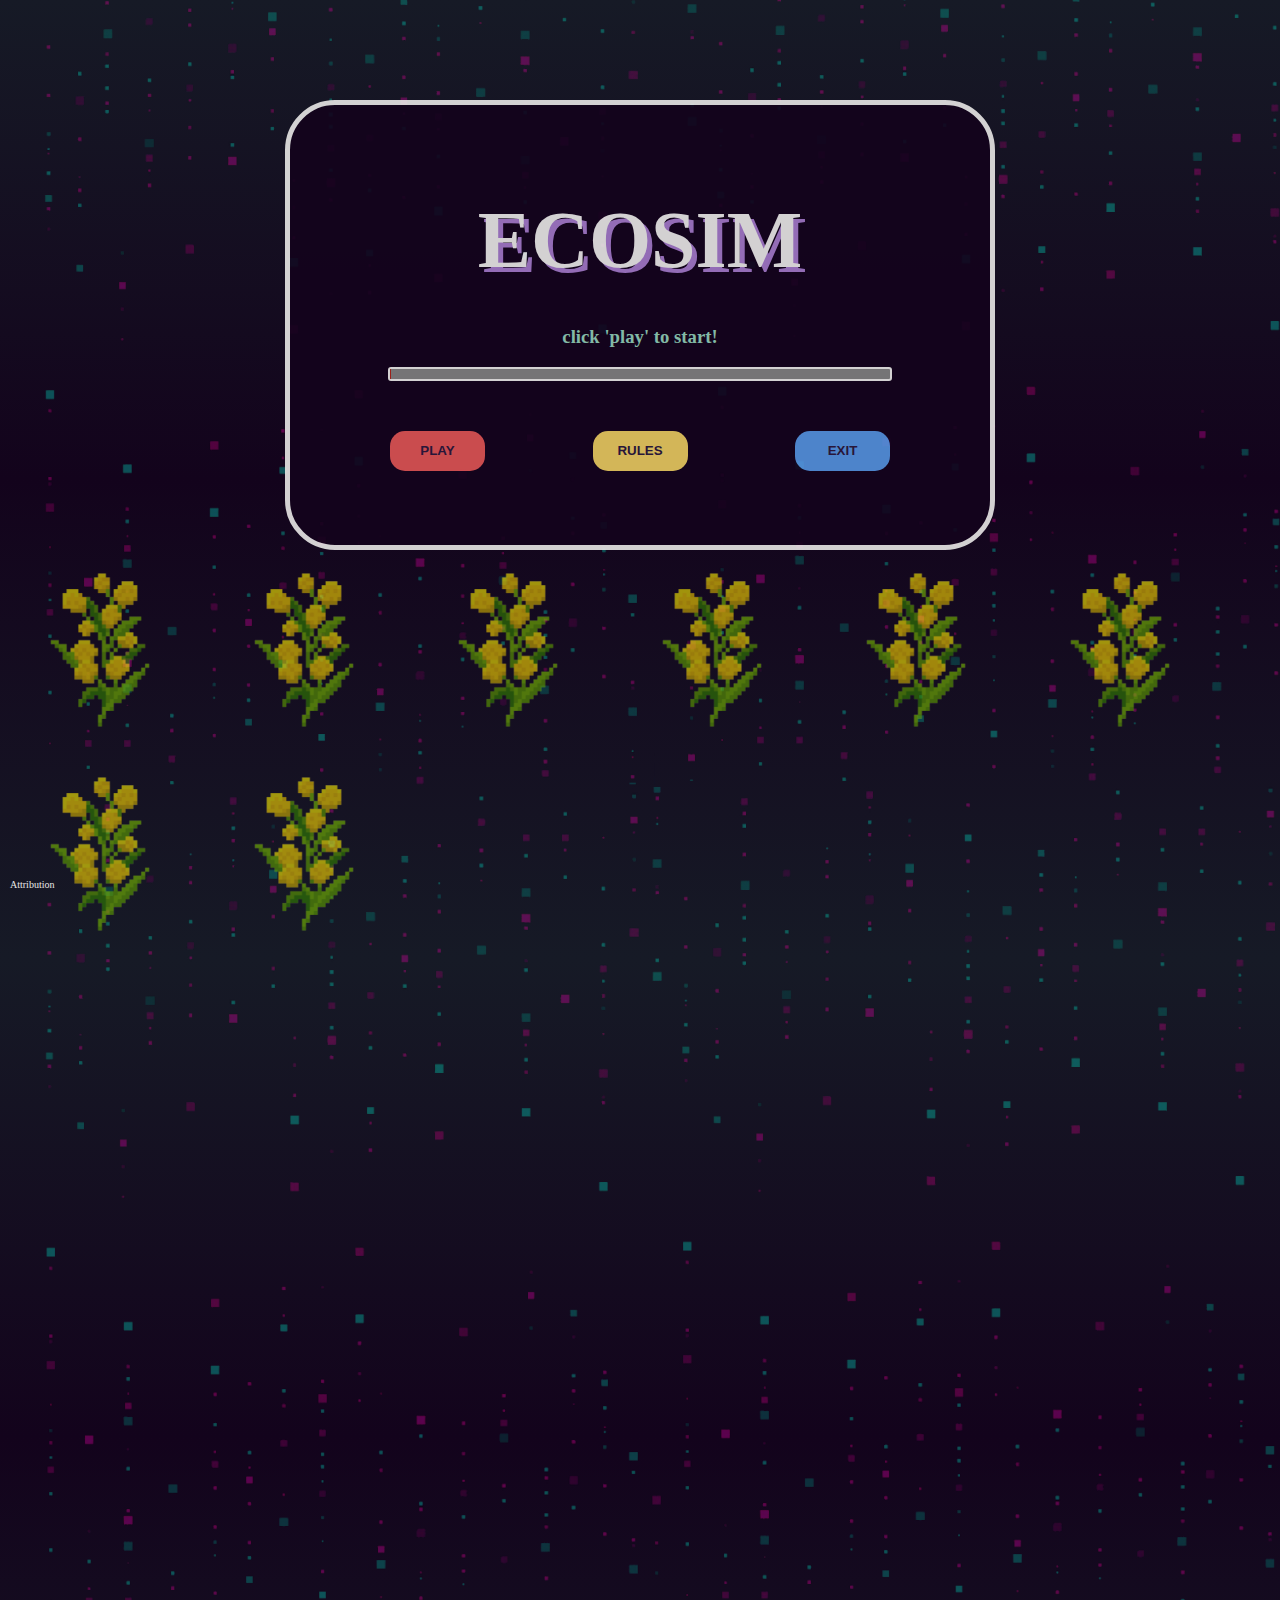
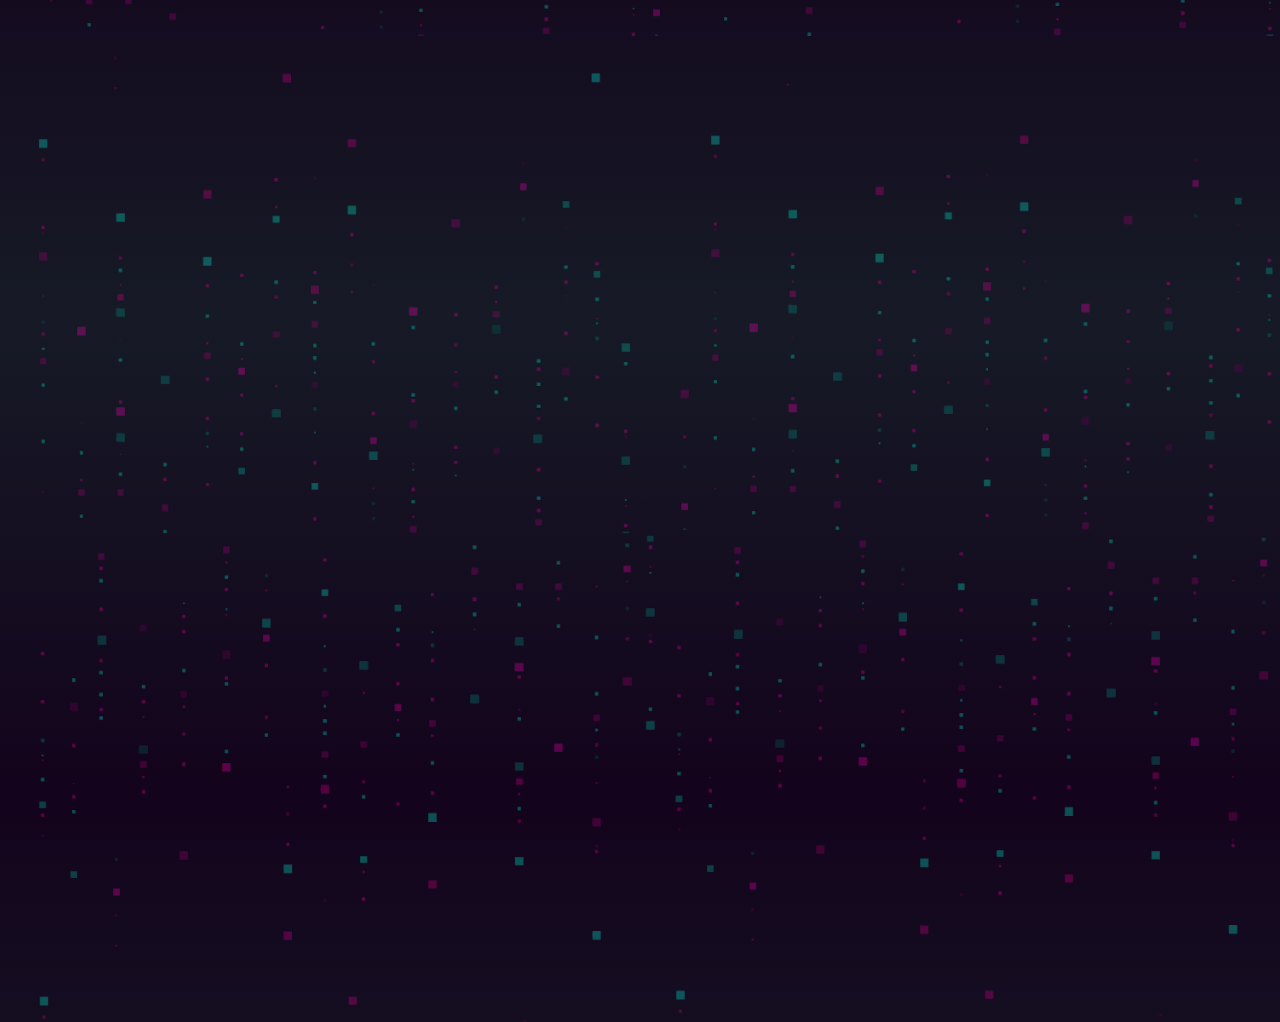
<file: index.html>
<!DOCTYPE html>
<html lang="en">
<head>
    <meta charset="UTF-8">
    <title>Animal Sim</title>
    <link href="css/index.css" rel="stylesheet">
    <link href="css/fullgame.css" rel="stylesheet">
</head>
<body>

<img class="img" src="rain.jpg">

<div class="big-spacer">

</div>

<div class="title" id="div-container">
    <div id="animate">

    </div>
    <h1>ecosim</h1>
    <div class="spacer">

    </div>

    <h3 class="prompt">click 'play' to start!</h3>

    <div id="bar">
        <div id="progress">

        </div>
    </div>
    <div class="menu-container">
            <button class="play-button" onclick="move()">play</button>
        <a href="rules.html">
            <button class="rules-button">rules</button>
        </a>

        <a href="exit.html">
            <button class="exit-button" >exit</button>

        </a>

    </div>

</div>
<div class="footer">
    <img class="flower" src="yellow-flower.png">
    <img class="flower" src="yellow-flower.png">
    <img class="flower" src="yellow-flower.png">
    <img class="flower" src="yellow-flower.png">
    <img class="flower" src="yellow-flower.png">
    <img class="flower" src="yellow-flower.png">
    <img class="flower" src="yellow-flower.png">
    <img class="flower" src="yellow-flower.png">

</div>

<a class="attribution" href="attribution.html">Attribution</a>




</body>
<script src="js/loadingBar.js" >

</script>

</html>
</file>
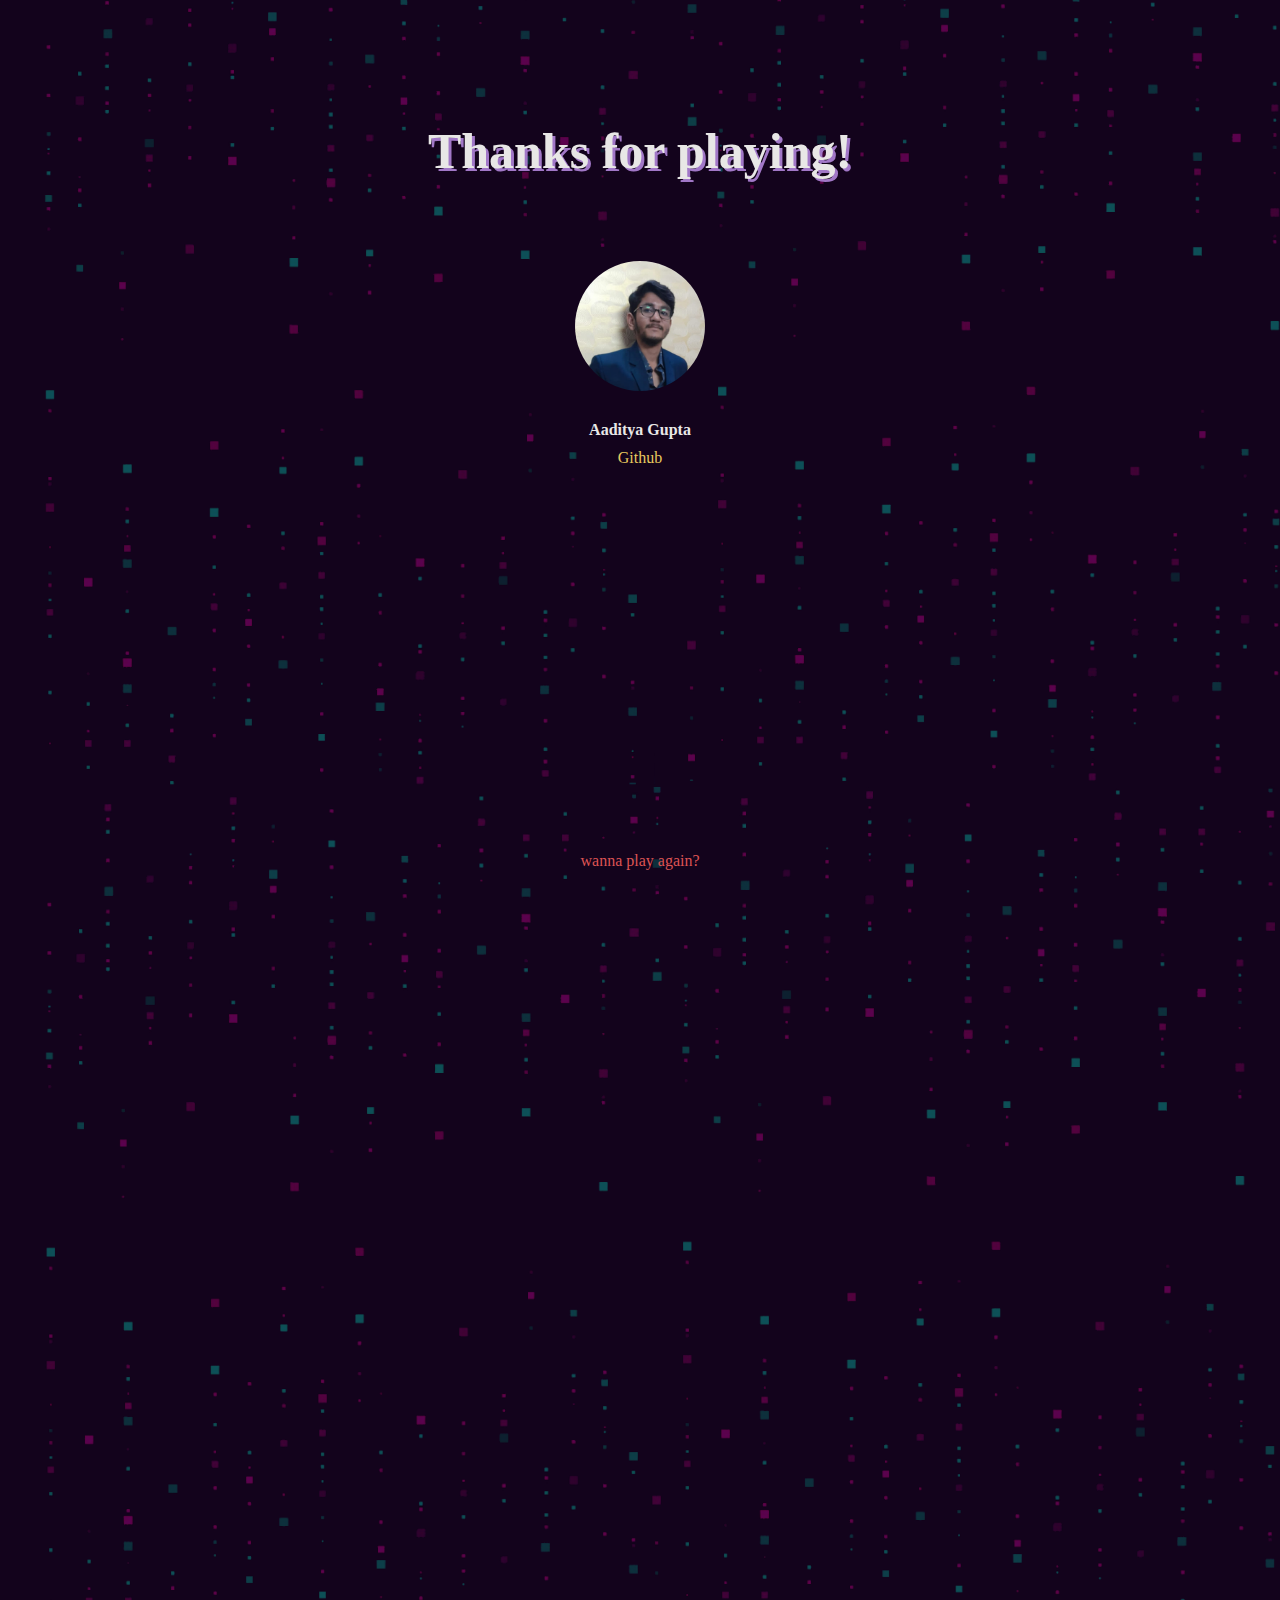
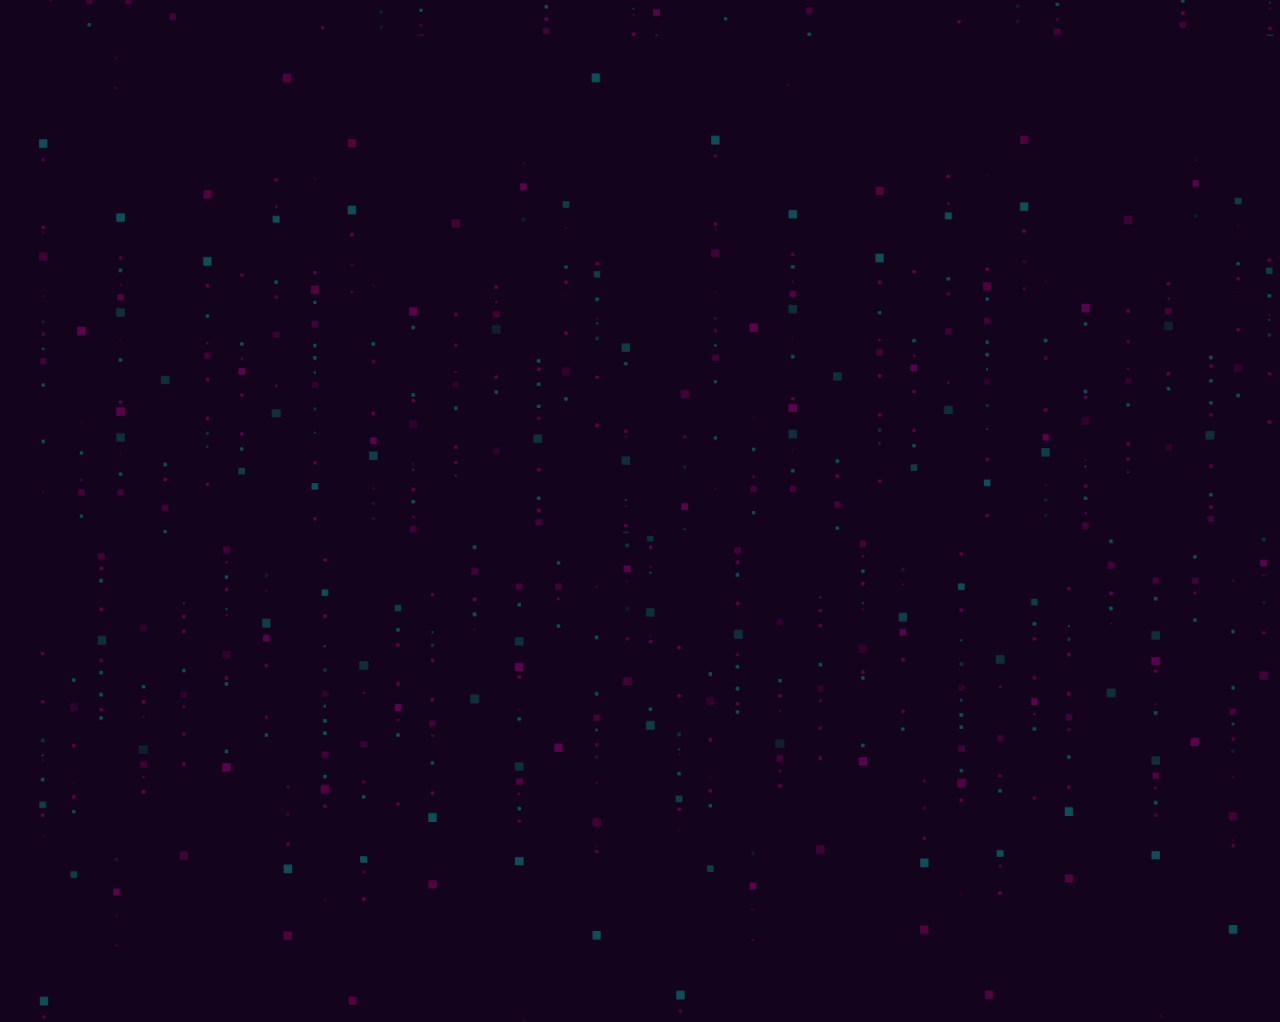
<file: exit.html>
<!DOCTYPE html>
<html lang="en">
<head>
    <meta charset="UTF-8">
    <title>Exit Page</title>
    <link href="css/exit.css" rel="stylesheet">
    <link href="css/fullgame.css" rel="stylesheet">
</head>
<body>
<div class="spacer">

</div>
<div class="spacer">

</div>
<div class="thanks">
  <h2>Thanks for playing!</h2>
</div>
<div class="spacer">

</div>
<div class="creator-container">
    <div class="creator">
        <img src="aa2-003.jpg">
        <h4>Aaditya Gupta</h4>
        <a href="https://github.com/aaditya03gupta" target="_blank">Github</a>
    </div>
</div>

<div class="play-again">
    <a href="index.html">wanna play again?</a>

</div>

<img src="rain.jpg" class="img">

</body>
</html>
</file>
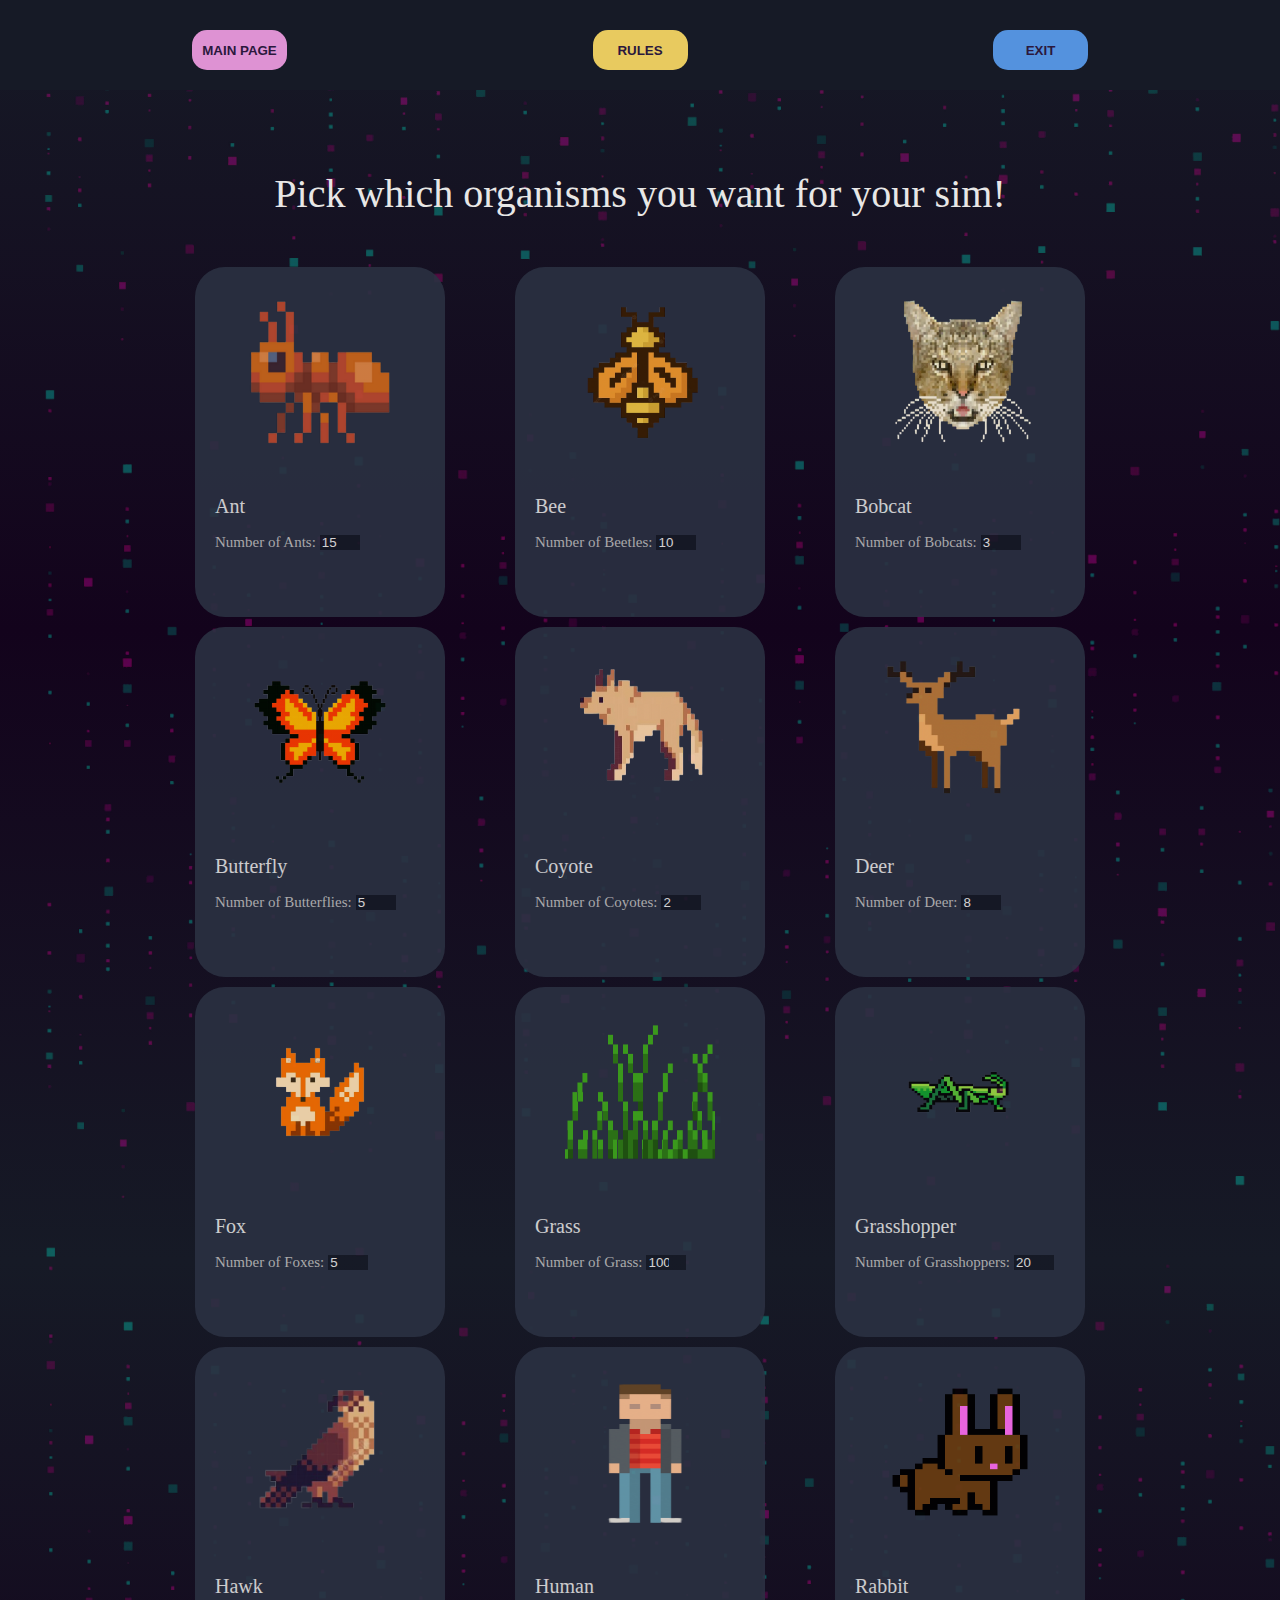
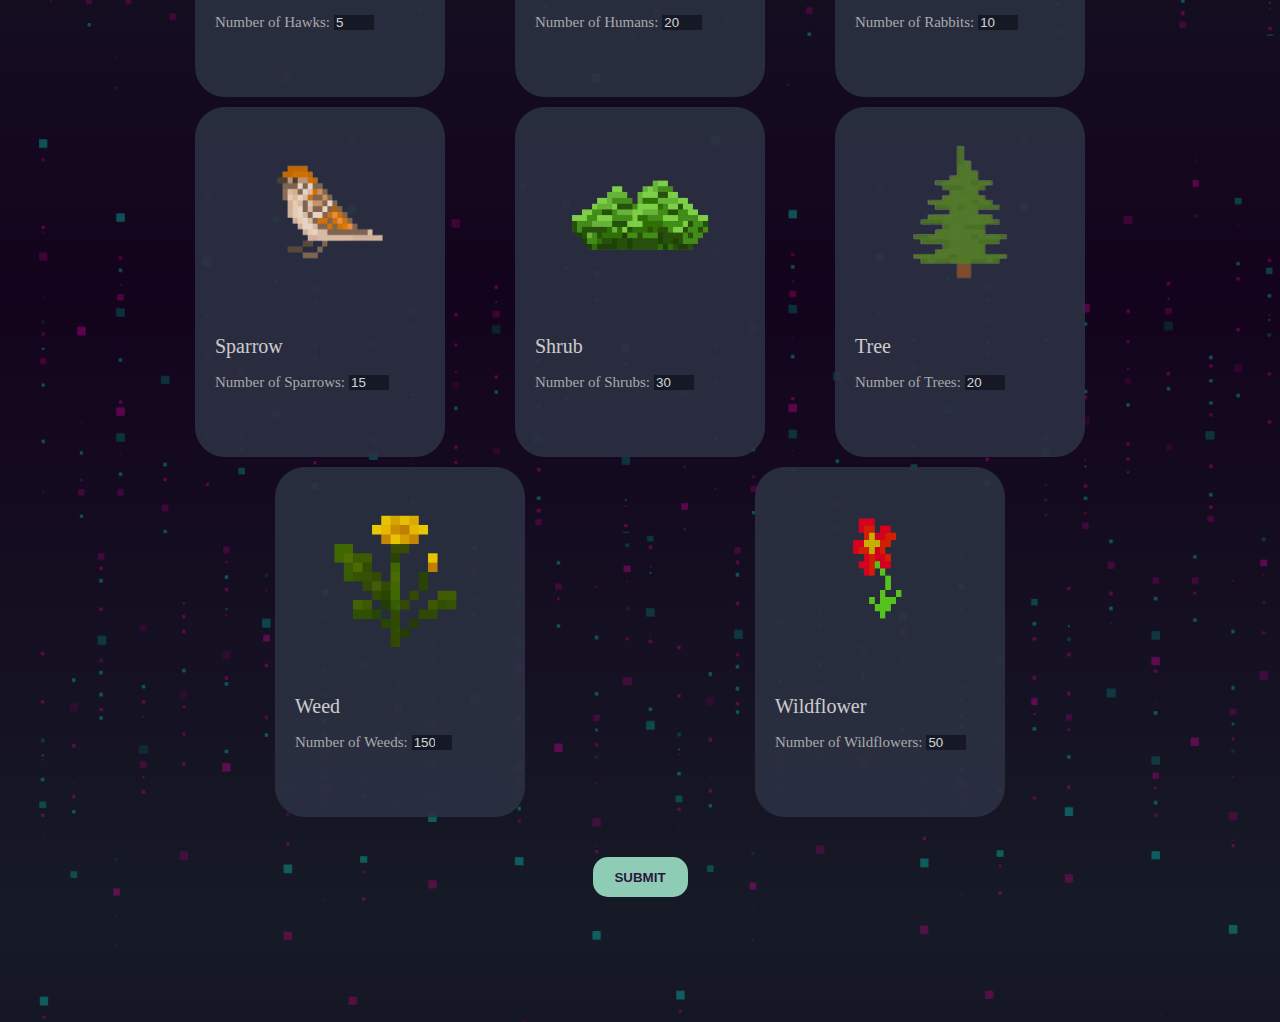
<file: pick-animal.html>
<html lang="en">
<head>
    <meta charset="UTF-8">
    <title>Main Simulation</title>
    <link href="css/fullgame.css" rel="stylesheet">
    <link href="css/pick-animal.css" rel="stylesheet">
</head>
<body>
<img class="img" src="rain.jpg">


<div class="navbar">

    <a href="index.html">
        <button class="main-page-button" >
            main page
        </button>
    </a>
    <a href="rules.html">
        <button class="rules-button" >
            rules
        </button>
    </a>
    <a href="exit.html">
        <button class="exit-button" >
            exit
        </button>
    </a>
</div>


<div class="spacer">

</div>

<div class="instructions">
    <h3>Pick which organisms you want for your sim!</h3>
</div>
<form id="numberForm">

<div class="gallery">
    <div class="animal">
        <img src="ant.png" id="img1" alt="animal" onmouseover="increaseImage(id,'des1','count1')" onmouseout="decreaseImage(id,'des1', 'count1')">
        <div class="animalDes" id="des1">
            Ants may be small, but they're big-time cleaners of the insect world, tidying up nature's floor and keeping things neat as a pin!
        </div>
        <div class="about-animal" id="count1">
            <br>
            <a href="https://a-z-animals.com/animals/ant/" target="_blank">Ant</a>
            <div class="input-group">
                <label for="antCount">Number of Ants:</label>
                <input type="number" id="antCount" name="antCount" min="0" value="15">
            </div>
        </div>
    </div>


    <div class="animal">
        <img src="bee.png" id="img2" alt="animal" onmouseover="increaseImage(id,'des2','count2')" onmouseout="decreaseImage(id,'des2','count2')">
        <div class="animalDes" id="des2">
            Bees: Earth's tiny ecosystem heroes, pollinating life into every petal.
        </div>
        <div class="about-animal" id="count2">
            <br>
            <a href="https://a-z-animals.com/animals/bee/" target="_blank">Bee</a>
            <div class="input-group">
                <label for="beetleCount">Number of Beetles:</label>
                <input type="number" id="beetleCount" name="beetleCount" min="0" value="10">
            </div>
        </div>

    </div>

    <div class="animal">
        <img src="bobcat.png"id="img3" alt="animal" onmouseover="increaseImage(id,'des3','count3')" onmouseout="decreaseImage(id,'des3','count3')">
        <div class="animalDes" id="des3">
            Meet Bobcat, the wild wanderer, helping keep nature's balance in check.
        </div>
        <div class="about-animal" id="count3">
            <br>
            <a href="https://a-z-animals.com/animals/bobcat/" target="_blank">Bobcat</a>
            <div class="input-group">
                <label for="bobcatCount">Number of Bobcats:</label>
                <input type="number" id="bobcatCount" name="bobcatCount" min="0" value="3">
            </div>
        </div>

    </div>

    <div class="animal">
        <img src="butterfly.png" id="img4" alt="animal" onmouseover="increaseImage(id,'des4','count4')" onmouseout="decreaseImage(id,'des4','count4')">
        <div class="animalDes" id="des4">
            Butterfly, the flying artist, spreads joy and helps flowers grow.
        </div>
        <div class="about-animal" id="count4">
            <br>
            <a href="https://a-z-animals.com/animals/butterfly/" target="_blank">Butterfly</a>
            <div class="input-group">
                <label for="butterflyCount">Number of Butterflies:</label>
                <input type="number" id="butterflyCount" name="butterflyCount" min="0" value="5">
            </div>
        </div>

    </div>

    <div class="animal">
        <img src="coyote.png" id="coyote" id="img5" alt="animal" onmouseover="increaseImage(id,'des5','count5')" onmouseout="decreaseImage(id,'des5','count5')">
        <div class="animalDes" id="des5">
            Coyote, the nighttime howler, plays a part in making sure all animals have enough to eat.
            
        </div>
        <div class="about-animal" id="count5">
            <br>
            <a href="https://a-z-animals.com/animals/coyote/" target="_blank">Coyote</a>
            <div class="input-group">
                <label for="coyoteCount">Number of Coyotes:</label>
                <input type="number" id="coyoteCount" name="coyoteCount" min="0" value="2">
            </div>

        </div>

    </div>


    <div class="animal">
        <img src="deer.png" id="img6" alt="animal" onmouseover="increaseImage(id,'des6','count6')" onmouseout="decreaseImage(id,'des6','count6')">
        <div class="animalDes" id="des6">
            Deer are nature's gardeners, munching on plants and shaping forests.
        </div>
        <div class="about-animal" id="count6">
            <br>
            <a href="https://a-z-animals.com/animals/deer/" target="_blank">Deer</a>
            <div class="input-group">
                <label for="deerCount">Number of Deer:</label>
                <input type="number" id="deerCount" name="deerCount" min="0" value="8">
            </div>
        </div>

    </div>

    <div class="animal">
        <img src="fox.png"id="img9" alt="animal" onmouseover="increaseImage(id,'des9','count9')" onmouseout="decreaseImage(id,'des9','count9')">
        <div class="animalDes" id="des9">
            This particular mammal has keen senses and clever ways which helps keep the balance of nature just right.
        </div>
        <div class="about-animal" id="count9">
            <br>
            <a href="https://a-z-animals.com/animals/fox/" target="_blank">Fox</a>
            <div class="input-group">
                <label for="foxCount">Number of Foxes:</label>
                <input type="number" id="foxCount" name="foxCount" min="0" value="5">
            </div>

        </div>

    </div>


    <div class="animal">
        <img src="grass.png" id="img7" alt="animal" onmouseover="increaseImage(id,'des7','count7')" onmouseout="decreaseImage(id,'des7','count7')">
        <div class="animalDes" id="des7">
            The Earth's cozy carpet, provides a comfy home for bugs and animals to crawl as well as the starting point of the food chain.
        </div>
        <div class="about-animal" id="count7">
            <br>
            <a href="https://kids.britannica.com/kids/article/grass/353204" target="_blank">Grass</a>
            <div class="input-group">
                <label for="grassCount">Number of Grass:</label>
                <input type="number" id="grassCount" name="grassCount" min="0" value="100">
            </div>

        </div>

    </div>


    <div class="animal">
        <img src="grasshopper.png" id="img8" alt="animal" onmouseover="increaseImage(id,'des8','count8')" onmouseout="decreaseImage(id,'des8','count8')">
        <div class="animalDes" id="des8">
            Its lively presence helps keep the ecosystem in tune by being a tasty snack for other animals and spreading plant seeds as it jumps around
        </div>
        <div class="about-animal" id="count8">
            <br>
            <a href="https://a-z-animals.com/animals/grasshopper/" target="_blank">Grasshopper</a>
            <div class="input-group">
                <label for="grasshopperCount">Number of Grasshoppers:</label>
                <input type="number" id="grasshopperCount" name="grasshopperCount" min="0" value="20">
            </div>

        </div>

    </div>

    <div class="animal">
        <img src="hawk.png"  id="img10" alt="animal" onmouseover="increaseImage(id,'des10','count10')" onmouseout="decreaseImage(id,'des10','count10')">
        <div class="animalDes" id="des10">
            Hawk is the sky's sentinel, watching over the land with keen eyes and soaring wings.
        </div>
        <div class="about-animal" id="count10">
            <br>
            <a href="https://a-z-animals.com/animals/hawk/" target="_blank">Hawk</a>
            <div class="input-group">
                <label for="hawkCount">Number of Hawks:</label>
                <input type="number" id="hawkCount" name="hawkCount" min="0" value="5">
            </div>

        </div>

    </div>

    <div class="animal" >
        <img src="human.png" id="img20" alt="animal" onmouseover="increaseImage(id,'des20','count20')" onmouseout="decreaseImage(id,'des20','count20')">
        <div class="animalDes" id="des20">
            Human, the creative caretaker, shapes the ecosystem with homes, cities, and inventions, holding vital roles in protecting nature.
        </div>
        <div class="about-animal" id="count20">
            <br>
            <a href="https://kidshealth.org/en/kids/center/htbw-main-page.html" target="_blank">Human</a>
            <div class="input-group">
                <label for="humanCount">Number of Humans:</label>
                <input type="number" id="humanCount" name="humanCount" min="0" value="20">
            </div>

        </div>

    </div>


    <div class="animal">
        <img src="rabbit.png"id="img11" alt="animal" onmouseover="increaseImage(id,'des11','count11')" onmouseout="decreaseImage(id,'des11','count11')">
        <div class="animalDes" id="des11">
            Rabbit, the bouncy bundle, hops and munches on plants to make room for new growth.
        </div>
        <div class="about-animal" id="count11">
            <br>
            <a href="https://a-z-animals.com/animals/rabbit/" target="_blank">Rabbit</a>
            <div class="input-group">
                <label for="rabbitCount">Number of Rabbits:</label>
                <input type="number" id="rabbitCount" name="rabbitCount" min="0" value="10">
            </div>

        </div>
    </div>
    
    <div class="animal">
        <img src="sparrow.png" id="img12" alt="animal" onmouseover="increaseImage(id,'des12','count12')" onmouseout="decreaseImage(id,'des12','count12')">
        <div class="animalDes" id="des12">
            By eating insects and spreading seeds, sparrows play a helpful role in the ecosystem, ensuring plants grow and bugs stay in check.
        </div>
        <div class="about-animal" id="count12">
            <br>
            <a href="https://a-z-animals.com/animals/sparrow/" target="_blank">Sparrow</a>
            <div class="input-group">
                <label for="sparrowCount">Number of Sparrows:</label>
                <input type="number" id="sparrowCount" name="sparrowCount" min="0" value="15">
            </div>

        </div>
    </div>

    <div class="animal">
        <img src="shrub.png" id="img13" alt="animal" onmouseover="increaseImage(id,'des13','count13')" onmouseout="decreaseImage(id,'des13','count13')">
        <div class="animalDes" id="des13">
            With its branches and leaves, shrubs provide shelter and food for various creatures, making the ecosystem a diverse and bustling community.
        </div>
        <div class="about-animal" id="count13">
            <br>
            <a href="https://kids.britannica.com/students/article/shrub/277050" target="_blank">Shrub</a>
            <div class="input-group">
                <label for="shrubCount">Number of Shrubs:</label>
                <input type="number" id="shrubCount" name="shrubCount" min="0" value="30">
            </div>

        </div>

    </div>

    <div class="animal">
        <img src="tree.png" id="img14" alt="animal" onmouseover="increaseImage(id,'des14','count14')" onmouseout="decreaseImage(id,'des14','count14')">
        <div class="animalDes" id="des14">
            Tree, the towering guardian, giving animals shelter and providing clean air for everyone to breathe.
        </div>
        <div class="about-animal" id="count14">
            <br>
            <a href="https://kids.britannica.com/kids/article/tree/399629" target="_blank">Tree</a>
            <div class="input-group">
                <label for="treeCount">Number of Trees:</label>
                <input type="number" id="treeCount" name="treeCount" min="0" value="20">
            </div>

        </div>

    </div>


    <div class="animal">
        <img src="weed.png" id="img15" alt="animal" onmouseover="increaseImage(id,'des15','count15')" onmouseout="decreaseImage(id,'des15','count15')">
        <div class="animalDes" id="des15">
            Weeds, nature's double sword, capable of preventing erosion, but can disrupt the ecosystem by competing for resources.
        </div>
        <div class="about-animal" id="count15">
            <br>
            <a href="https://kids.britannica.com/students/article/weed/277690" target="_blank">Weed</a>
            <div class="input-group">
                <label for="weedCount">Number of Weeds:</label>
                <input type="number" id="weedCount" name="weedCount" min="0" value="150">
            </div>

        </div>

    </div>

    <div class="animal">
        <img src="wildflower.png" id="16" alt="animal" onmouseover="increaseImage(id,'des16','count16')" onmouseout="decreaseImage(id,'des16','count16')">
        <div class="animalDes" id="des16">
            Wildflowers, nature's artists, paint the landscape with their colorful blooms and provide nectar for pollinators.
        </div>
        <div class="about-animal" id="count16">
            <br>
            <a href="https://kids.britannica.com/kids/article/wildflower/602321" target="_blank">Wildflower</a>
            <div class="input-group">
                <label for="wildflowerCount">Number of Wildflowers:</label>
                <input type="number" id="wildflowerCount" name="wildflowerCount" min="0" value="50">
            </div>

        </div>

    </div>


    



</div>

<div class="spacer">

</div>

<div class="compile">
    <button type="submit">
        submit
    </button>
</div>
</form>

<div class="spacer">

</div>
<script src="js/setup.js"></script>
<script src="js/zoom.js"></script>

</body>

</html>
</file>
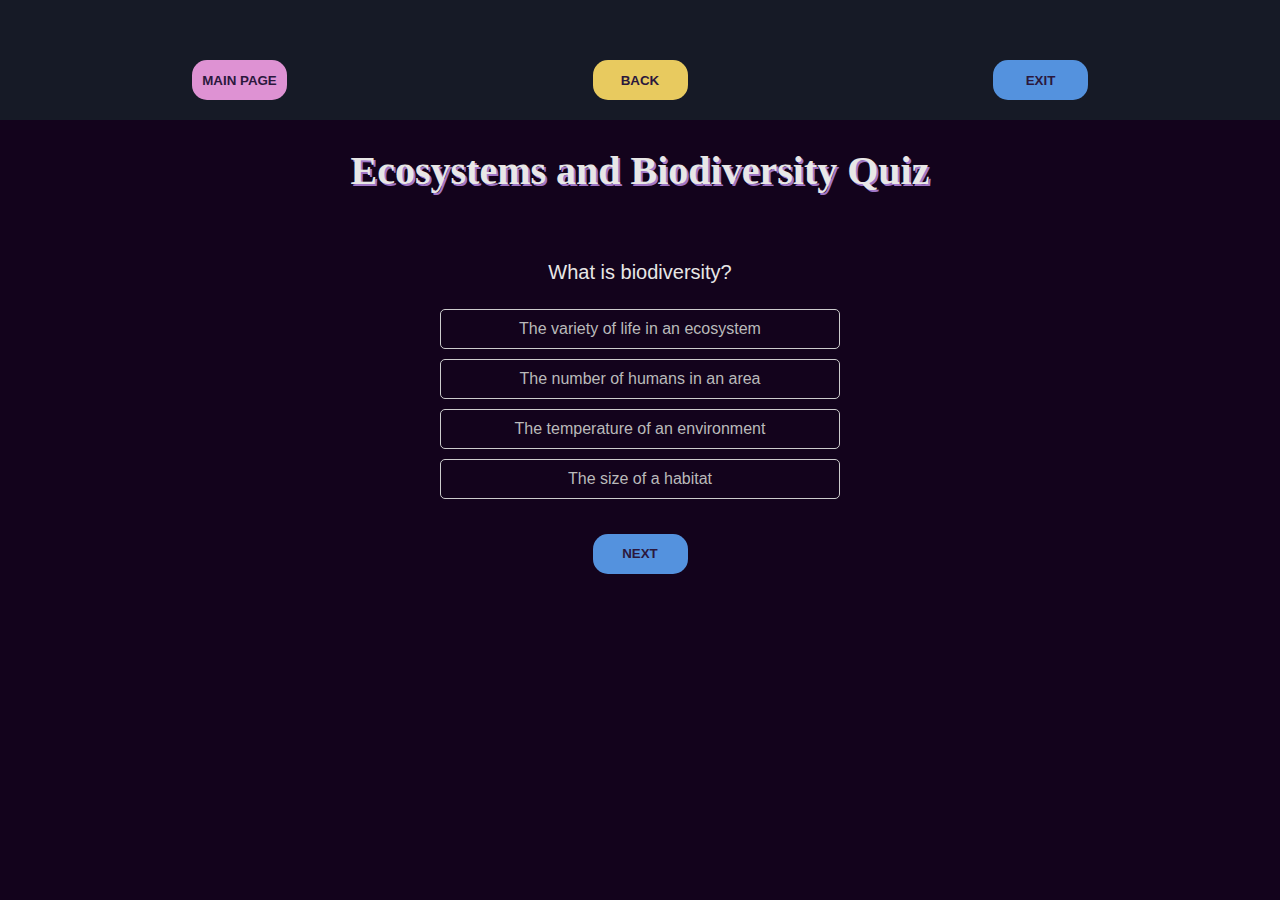
<file: quiz.html>
<!DOCTYPE html>
<html lang="en">
<head>
<meta charset="UTF-8">
<meta name="viewport" content="width=device-width, initial-scale=1.0">
<title>Ecosystem and Biodiversity Quiz</title>
  <link href="css/fullgame.css" rel="stylesheet">
  <link href="css/quiz.css" rel="stylesheet">
<style>

</style>
</head>
<body>

<div class="navbar">

  <a href="index.html">
    <button class="main-page-button" >
      main page
    </button>
  </a>
  <a href="results.html">
    <button class="rules-button" >
      back
    </button>
  </a>
  <a href="exit.html">
    <button class="exit-button" >
      exit
    </button>
  </a>
</div>

<div id="quiz-container">
  <h1>Ecosystems and Biodiversity Quiz</h1>
  <div class="half-spacer">

  </div>
  <div  id="question"></div>
  <div  id="options"></div>
  <button id="next-btn">Next</button>
</div>

<script>
const questions = [
  {
    question: "What is biodiversity?",
    options: [
      "The variety of life in an ecosystem",
      "The number of humans in an area",
      "The temperature of an environment",
      "The size of a habitat"
    ],
    answer: 0
  },
  {
    question: "What is an ecosystem?",
    options: [
      "A single organism",
      "A community of interacting organisms",
      "A laboratory",
      "A desert"
    ],
    answer: 1
  },
  {
    question: "Which of the following is a renewable resource?",
    options: [
      "Coal",
      "Oil",
      "Natural gas",
      "Solar energy"
    ],
    answer: 3
  },
  {
    question: "What role do predators play in an ecosystem?",
    options: [
      "They help control the population of prey species",
      "They provide food for herbivores",
      "They help plants grow",
      "They reduce competition among herbivores"
    ],
    answer: 0
  },
  {
    question: "What happens if a keystone species is removed from an ecosystem?",
    options: [
      "Nothing changes in the ecosystem",
      "The ecosystem becomes more stable",
      "The ecosystem collapses",
      "The climate becomes more extreme"
    ],
    answer: 2
  },
  {
    question: "What is a food chain?",
    options: [
      "A list of animals in an ecosystem",
      "A hierarchy of species in an ecosystem",
      "The interaction between plants and animals",
      "The transfer of energy from one organism to another in an ecosystem"
    ],
    answer: 3
  },
  {
    question: "In a food chain, what is a producer?",
    options: [
      "An organism that hunts and eats other animals",
      "An organism that feeds on plant material",
      "An organism that decomposes dead organisms",
      "An organism that creates its own food"
    ],
    answer: 1
  },
  {
    question: "What is a decomposer?",
    options: [
      "An animal that preys on other animals",
      "A plant that produces a lot of energy",
      "An animal that feeds on plant material",
      "An organism that breaks down dead organic matter"
    ],
    answer: 3
  },
  {
    question: "What happens if there is an overpopulation of herbivores in an ecosystem?",
    options: [
      "The predator population increases",
      "The plants are all consumed, leading to food shortages",
      "The ecosystem becomes more stable",
      "The herbivores start to eat predators"
    ],
    answer: 1
  },
  {
    question: "Why are apex predators important in an ecosystem?",
    options: [
      "They provide a source of food for herbivores",
      "They are the smallest predators in the ecosystem",
      "They control the populations of other predators",
      "They help maintain the balance of the ecosystem by controlling prey populations"
    ],
    answer: 3
  }
];

let currentQuestion = 0;
const questionElem = document.getElementById("question");
const optionsElem = document.getElementById("options");
const nextBtn = document.getElementById("next-btn");

function loadQuestion() {
  const question = questions[currentQuestion];
  questionElem.textContent = question.question;
  optionsElem.innerHTML = "";
  
  question.options.forEach((option, index) => {
    const optionElem = document.createElement("div");
    optionElem.classList.add("option");
    optionElem.textContent = option;
    optionElem.addEventListener("click", () => checkAnswer(index));
    optionsElem.appendChild(optionElem);
  });
}

let score = 0; // Initialize the score

function checkAnswer(selectedIndex) {
  const question = questions[currentQuestion];
  if (selectedIndex === question.answer) {
    optionsElem.innerHTML = "Correct!";
    score++; // Increment the score for correct answers
  } else {
    optionsElem.innerHTML = "Incorrect. The correct answer was: " + question.options[question.answer];
  }
  
  nextBtn.style.display = "block";
}

function displayScore() {
  questionElem.textContent = "Quiz completed!";
  optionsElem.textContent = "Your score: " + score + " out of " + questions.length;
  nextBtn.style.display = "none";
}

function nextQuestion() {
  currentQuestion++;
  if (currentQuestion < questions.length) {
    loadQuestion();
    nextBtn.style.display = "none";
  } else {
    displayScore(); // Display the score instead of "Quiz completed!"
  }
}

loadQuestion();
nextBtn.addEventListener("click", nextQuestion);
</script>
</body>
</html>
</file>
<file: css/index.css>
body {
    overflow: hidden;
    background-color: var(--verydarkblue);
    background-image: linear-gradient(to bottom, var(--verydarkblue), var(--verydarkpurple), var(--verydarkblue));



}


.title {
    animation: 0.7s ease-out 0s 1 slideInTop;
}

.title {
    margin: auto;
    text-align: center;
    width: 700px;
    height: 370px;
    padding-top: 70px;
    border: 5px solid var(--white);
    border-radius: 50px;
    background-color: var(--verydarkpurple);
    opacity: 0.9;
}

.title h1 {
    color: var(--white);
    font-size: 80px;
    text-transform: uppercase;
    margin: 0;
    margin-top: 20px;
    text-shadow: 5px 5px var(--lilac);
    opacity: 1.1;
}

.prompt {
    color: var(--lightteal);
    margin-top: 0;
    animation: rotate 2s linear 0s infinite alternate
}

#progress {
    width: 1px;
    height: 10px;
    margin: 0%;
    background-color: var(--darkred);


}

#bar {
    width: 500px;
    height: 10px;
    margin: auto;
    background-color: grey;
    border: 2px solid var(--white);
    border-radius: 3px;
}

.menu-container {
    margin-top: 50px;
    justify-content: space-between;
    height: 80px;
    display: flex;
    padding-right: 100px;
    padding-left: 100px;
}

.flower {
    justify-content: space-between;
    height: 200px;
    opacity: 0.6;
    animation: 0.7s ease-out 0s 1 slideInBottom;
    z-index: -1;

}

.attribution {
    text-decoration: none;
    color: var(--white);
    font-size: 10px;
    position: absolute;
    bottom: 10px;
    left: 10px;
}
</file>
<file: css/fullgame.css>
body {
    margin: 0;

}

html,
body {
  max-height: 140%;
}

:root {
    --darkpurple: #2b183d;
    --verydarkpurple: #13031c;
    --purple: #5d3485;
    --darkblue: #211d4f;
    --verydarkblue: #161a26;
    --bluegrey: #2b3142;
    --white: #e8e7e6;
    --offwhite: #e0e0e0;
    --darkred: #ab231a;
    --darkpink: #29041b;
    --red: #de5454;
    --yellow: #e8ca5f;
    --blue: #5492de;
    --black: #171717;
    --grey: #bababa;
    --pink: #de92d3;
    --lightteal: #8fccb5;
    --lilac: #a177c7;
}

/* controls animations */
@keyframes slideInTop {
    0% {
      transform: translateY(-100%);
    }
    100% {
    }
}

@keyframes fadeIn {
    0% {
          opacity: 0;
        }
        100% {
          opacity: 100%;
        }
}
@keyframes fadeInSlideBottom {
    0% {
          opacity: 0;
          transform: translateY(100%);
        }
        100% {
          opacity: 100%;
        }
}

@keyframes fadeInSlideRight {
    0% {
          opacity: 0;
          transform: translateX(50%);
        }
        100% {
          opacity: 100%;
        }
}
@keyframes slideInBottom {
    0% {
      transform: translateY(50%);
    }
    100% {
      transform: translateX(0);
    }
}

@keyframes fadeInSlideBottom {
    0% {
        transform: translateY(50%);
        opacity: 0;
    }
    100% {
        opacity: 100%;
    }
}
@keyframes fadeInSlideTop {
    0% {
        transform: translateY(-100%);
        opacity: 0;
    }
    100% {
        opacity: 100%;
    }
}

@keyframes rainEffect {
    0% {
      transform: translateY(100%);
    }
    100% {
      transform: translateX(0);
    }
}

@keyframes rotate {
    0% {
      transform: rotate(10deg);

    }
    100% {
      transform: rotate(-10deg);
    }
}


.spacer {
    height: 40px;
}

.half-spacer {
    height: 20px;
}

.big-spacer {
    height: 100px;
    width: 100%;
}

.x-spacer {
    width: 10px;
}


h1, h2, h3, h4, p, a, ul, li, label {
    font-family: 'gill sans';
}

p {
    color: var(--white);
}

button {
    width: 95px;
    height: 40px;
    text-decoration: none;
    color: var(--darkpurple);
    border-radius: 15px;
    border: none;
    text-align: center;
    text-transform: uppercase;
    font-weight: bold;
}

label {
    color: var(--grey);
}

button:hover {
    background-color: var(--lilac);
    box-shadow: 4px 4px var(--white);
}


.navbar {
    background-color: var(--verydarkblue);
    position: sticky;
    top: 0;
    width: 100%;
    display: flex;
    justify-content: space-between;
    padding: 20px 15%;
    padding-top: 30px;
    margin: auto;
    z-index: 1;
        animation: 0.7s ease-out 0s 1 fadeInSlideTop;


}


.main-page-button {
    background-color: var(--pink);
}

.play-button {
    background-color: var(--red);
}

.rules-button {
    background-color: var(--yellow);
}

.exit-button {
    background-color: var(--blue);
}

.img {
    width: 98%;
    position: absolute;
    top: 0;
    left: 3%;
    z-index: -1;
    opacity: 0.3;
    overflow: scroll;
    animation: 100s ease-out 0s 100 slideInTop alternate;
}
</file>
<file: css/exit.css>
* {
    box-sizing: border-box;
}

body {
    background-color: var(--verydarkpurple);

    overflow: hidden;
}

.thanks {
    width: 70%;
    margin: auto;
}
.thanks h2 {
    font-size: 50px;
    color: var(--white);
    text-align: center;
    text-shadow: 3px 3px var(--lilac);
        animation: 0.7s ease-out 0s 1 fadeInSlideTop;

}

.creator-container {
    display: flex;
    flex-wrap: wrap;
    width: 70%;
    margin: auto;
    animation: 0.7s ease-out 0s 1 fadeInSlideBottom;


}

.creator {
    width: 200px;
    height: 300px;
    margin: auto;
    text-align: center;

}

.creator img {
    width: 130px;
    margin: auto;
    display: block;
    margin-bottom: 30px;
    border-radius: 50%;
    aspect-ratio: 1/1;
}

.creator h4 {
    color: var(--white);
    margin-bottom: 10px;
}


.creator a:link, .creator a:visited {
    text-decoration: none;
    color: var(--yellow);
    margin: 5px;
}

.creator a:hover {
    color: var(--lilac);
}

.play-again a:link, .play-again a:visited {
    color: var(--red);
    text-decoration: none;
    position: absolute;
    bottom: 30px;
    width: 50%;
    right: 25%;
    text-align: center;
}

.play-again a:hover {
    color: var(--lilac);
}
</file>
<file: css/pick-animal.css>
* {
    box-sizing: border-box;
}

body {
    background-color: var(--verydarkblue);
    background-image: linear-gradient(to bottom, var(--verydarkblue), var(--verydarkpurple), var(--verydarkblue));


}

.instructions {
    text-align: center;
    margin: auto;
}


.instructions h3 {
    color: var(--white);
    font-weight: normal;
    font-size: 40px;
    animation: 0.7s ease-out 0s 1 fadeIn;

}
.animal {
    width: 250px;
    height: 350px;
    margin-right: auto;
    margin-left: auto;
    margin-top: 10px;
    border-radius: 30px;
    padding: 10px 20px;
    background-color: var(--bluegrey);
    opacity: 0.9;
    animation: 0.7s ease-out 0s 1 fadeInSlideBottom;

}

.animalDes {
    display: none;
    color: var(--offwhite);
    font-size: 16px;
    margin-top: 5px;
    font-family: 'gill sans';

}

.animal img {
    width: 150px;
    height: 150px;
    display: block;
    margin: auto;
    margin-top: 20px;
    margin-bottom: 30px;
}

.animal a {
    color: var(--offwhite);
    text-decoration: none;
    font-size: 20px;
    margin-bottom: 15px;
    display: inline-block;
}

.animal a:hover {
    color: var(--lilac);
}

input {
    width: 40px;
    height: 15px;
    background-color: var(--verydarkblue);
    border: 0;
    color: var(--white);


}

label {
    color: var(--grey);
    font-size: 15px;
}


.gallery {
    display: flex;
    flex-wrap: wrap;
    width: 75%;
    margin: auto;
    z-index: 0;
}



.compile {
    width: 95px;
    margin: auto;
}


.compile button {
    background-color: var(--lightteal);
}


#coyote {
    height: 150px;
}
</file>
<file: css/quiz.css>
* {
    box-sizing: border-box;


}


body {
    font-family: Arial, sans-serif;
    text-align: center;
    margin: 20px;
    background-color: var(--verydarkpurple);
    margin: 0;

}

h1 {
    color: var(--white);
    font-size: 40px;
    text-shadow: 2px 2px var(--lilac);
}
#quiz-container {
    max-width: 600px;
    margin: auto;
}
#question {
    font-size: 20px;
    margin: 20px;
    color: var(--white);
}
#options {
    display: flex;
    flex-direction: column;
    align-items: center;
    color: var(--grey);
}


.option {
    margin: 5px;
    padding: 10px;
    border: 1px solid #ccc;
    border-radius: 5px;
    cursor: pointer;
    width: 400px;
}

button {
    margin: auto;
    margin-top: 30px;
    background-color: var(--blue);

}
</file>
